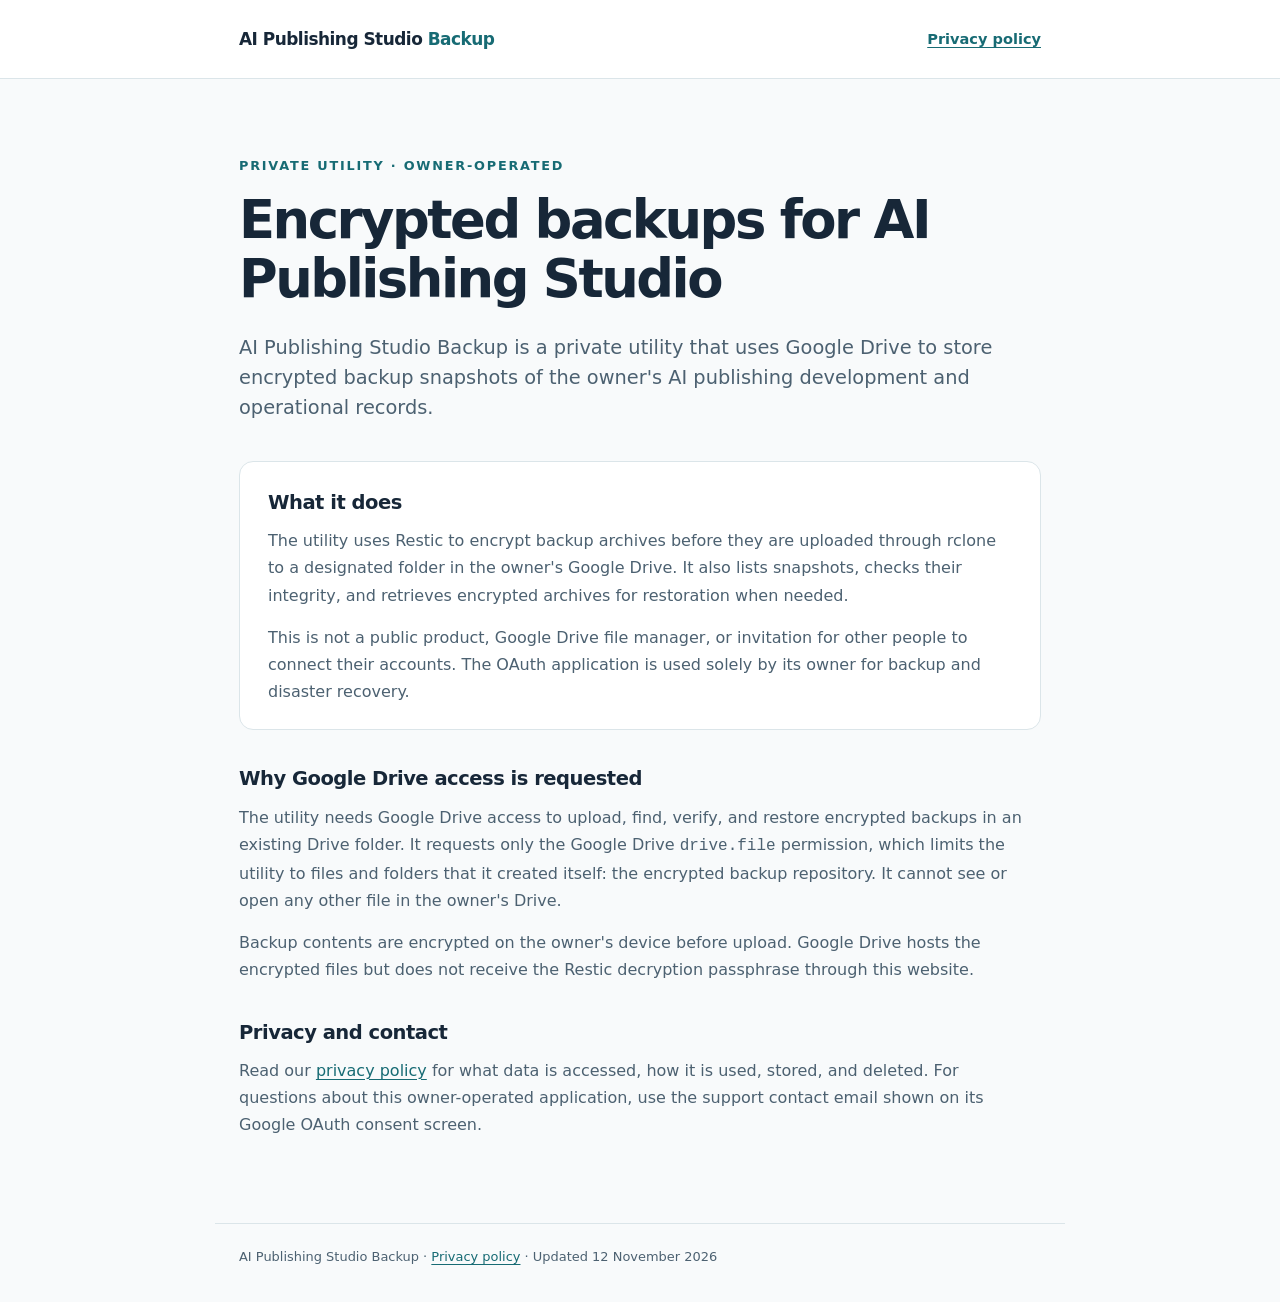
<file: index.html>
<!doctype html>
<html lang="en">
<head>
  <meta charset="utf-8">
  <meta name="viewport" content="width=device-width, initial-scale=1">
  <meta name="description" content="AI Publishing Studio Backup is a private, owner-operated utility that stores encrypted backups in the owner's Google Drive.">
  <title>AI Publishing Studio Backup</title>
  <link rel="stylesheet" href="style.css">
</head>
<body>
  <header class="site-header">
    <div class="wrap header-row"><a class="brand" href="/">AI Publishing Studio <span>Backup</span></a><nav aria-label="Primary"><a href="/privacy.html">Privacy policy</a></nav></div>
  </header>
  <main id="main" class="wrap">
    <div class="eyebrow">Private utility · Owner-operated</div>
    <h1>Encrypted backups for AI Publishing Studio</h1>
    <p class="lead">AI Publishing Studio Backup is a private utility that uses Google Drive to store encrypted backup snapshots of the owner's AI publishing development and operational records.</p>
    <div class="panel">
      <h2>What it does</h2>
      <p>The utility uses Restic to encrypt backup archives before they are uploaded through rclone to a designated folder in the owner's Google Drive. It also lists snapshots, checks their integrity, and retrieves encrypted archives for restoration when needed.</p>
      <p>This is not a public product, Google Drive file manager, or invitation for other people to connect their accounts. The OAuth application is used solely by its owner for backup and disaster recovery.</p>
    </div>
    <h2>Why Google Drive access is requested</h2>
    <p>The utility needs Google Drive access to upload, find, verify, and restore encrypted backups in an existing Drive folder. It requests only the Google Drive <code>drive.file</code> permission, which limits the utility to files and folders that it created itself: the encrypted backup repository. It cannot see or open any other file in the owner's Drive.</p>
    <p>Backup contents are encrypted on the owner's device before upload. Google Drive hosts the encrypted files but does not receive the Restic decryption passphrase through this website.</p>
    <h2>Privacy and contact</h2>
    <p>Read our <a href="/privacy.html">privacy policy</a> for what data is accessed, how it is used, stored, and deleted. For questions about this owner-operated application, use the support contact email shown on its Google OAuth consent screen.</p>
  </main>
  <footer class="wrap">AI Publishing Studio Backup · <a href="/privacy.html">Privacy policy</a> · Updated 12 November 2026</footer>
</body>
</html>
</file>
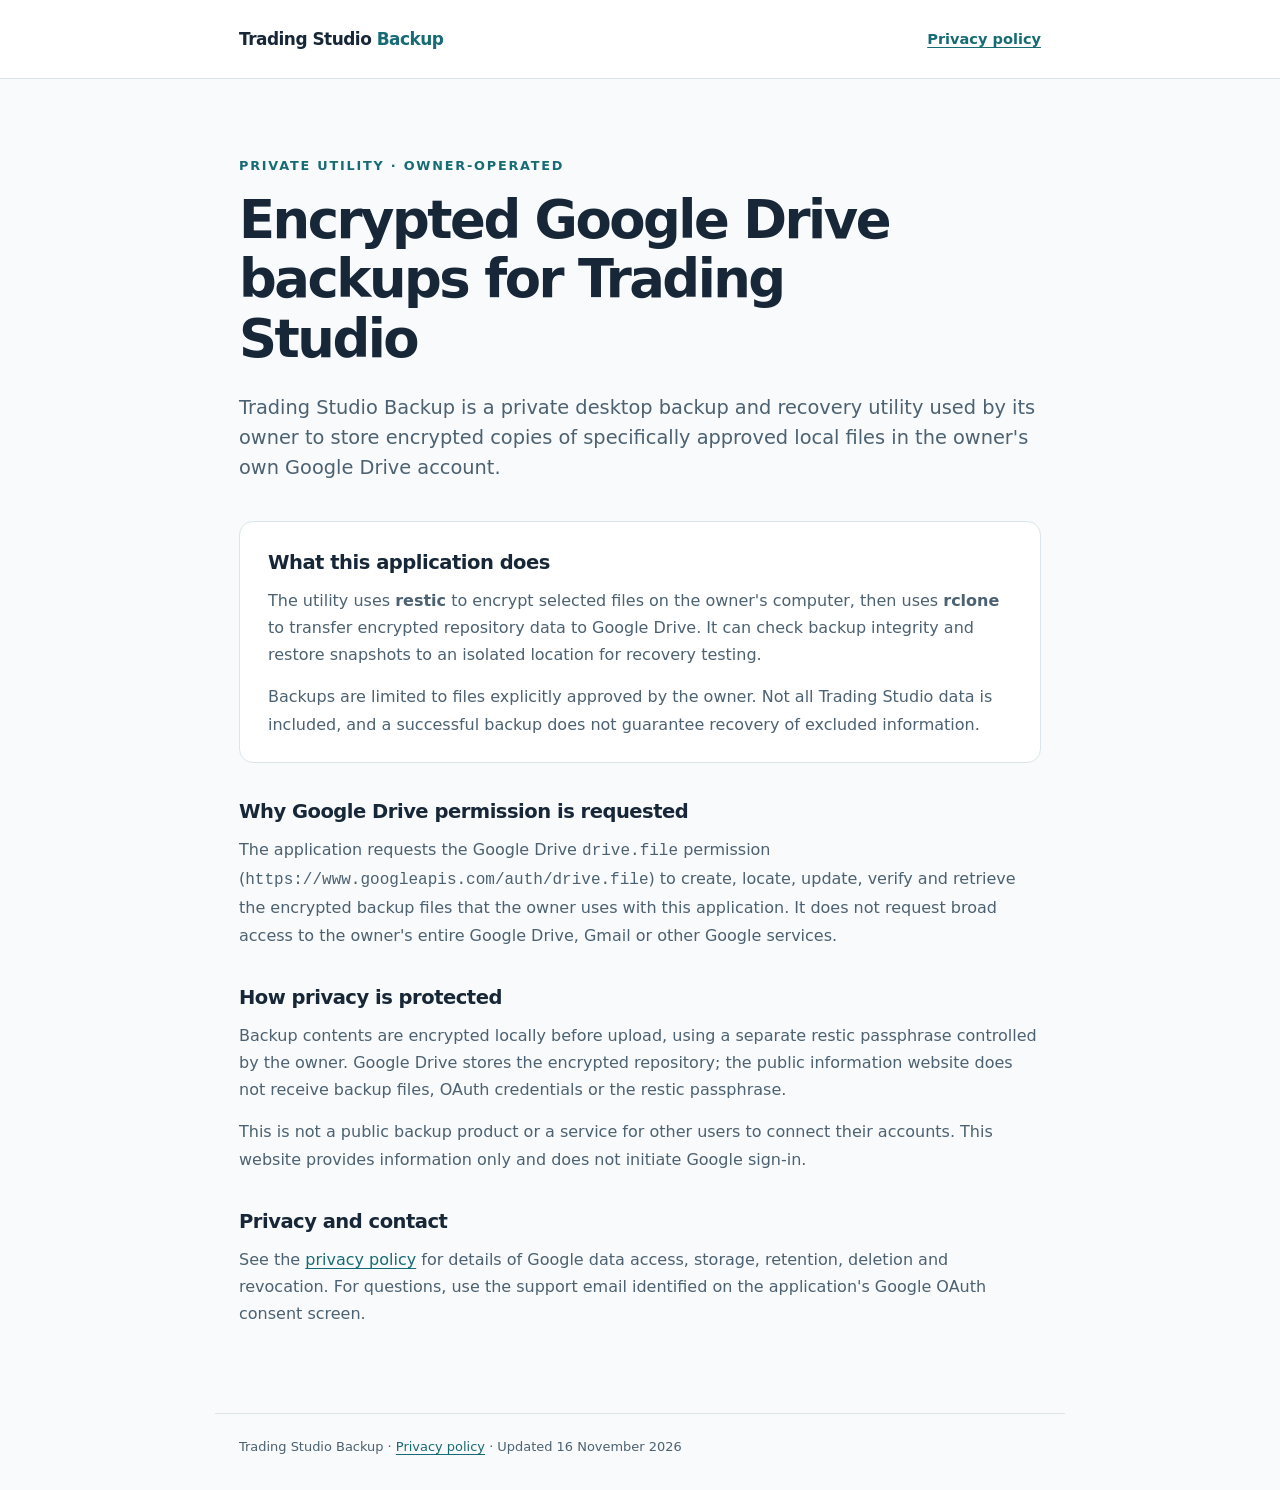
<file: trading-studio-backup/index.html>
<!doctype html>
<html lang="en">
<head>
  <meta charset="utf-8">
  <meta name="viewport" content="width=device-width, initial-scale=1">
  <meta name="description" content="Trading Studio Backup is a private, owner-operated utility for encrypted backups to the owner's Google Drive.">
  <title>Trading Studio Backup</title>
  <link rel="stylesheet" href="/style.css">
</head>
<body>
  <header class="site-header">
    <div class="wrap header-row">
      <a class="brand" href="./">Trading Studio <span>Backup</span></a>
      <nav aria-label="Primary"><a href="./privacy.html">Privacy policy</a></nav>
    </div>
  </header>
  <main id="main" class="wrap">
    <div class="eyebrow">Private utility · Owner-operated</div>
    <h1>Encrypted Google Drive backups for Trading Studio</h1>
    <p class="lead">Trading Studio Backup is a private desktop backup and recovery utility used by its owner to store encrypted copies of specifically approved local files in the owner's own Google Drive account.</p>
    <div class="panel">
      <h2>What this application does</h2>
      <p>The utility uses <strong>restic</strong> to encrypt selected files on the owner's computer, then uses <strong>rclone</strong> to transfer encrypted repository data to Google Drive. It can check backup integrity and restore snapshots to an isolated location for recovery testing.</p>
      <p>Backups are limited to files explicitly approved by the owner. Not all Trading Studio data is included, and a successful backup does not guarantee recovery of excluded information.</p>
    </div>
    <h2>Why Google Drive permission is requested</h2>
    <p>The application requests the Google Drive <code>drive.file</code> permission (<code>https://www.googleapis.com/auth/drive.file</code>) to create, locate, update, verify and retrieve the encrypted backup files that the owner uses with this application. It does not request broad access to the owner's entire Google Drive, Gmail or other Google services.</p>
    <h2>How privacy is protected</h2>
    <p>Backup contents are encrypted locally before upload, using a separate restic passphrase controlled by the owner. Google Drive stores the encrypted repository; the public information website does not receive backup files, OAuth credentials or the restic passphrase.</p>
    <p>This is not a public backup product or a service for other users to connect their accounts. This website provides information only and does not initiate Google sign-in.</p>
    <h2>Privacy and contact</h2>
    <p>See the <a href="./privacy.html">privacy policy</a> for details of Google data access, storage, retention, deletion and revocation. For questions, use the support email identified on the application's Google OAuth consent screen.</p>
  </main>
  <footer class="wrap">Trading Studio Backup · <a href="./privacy.html">Privacy policy</a> · Updated 16 November 2026</footer>
</body>
</html>
</file>
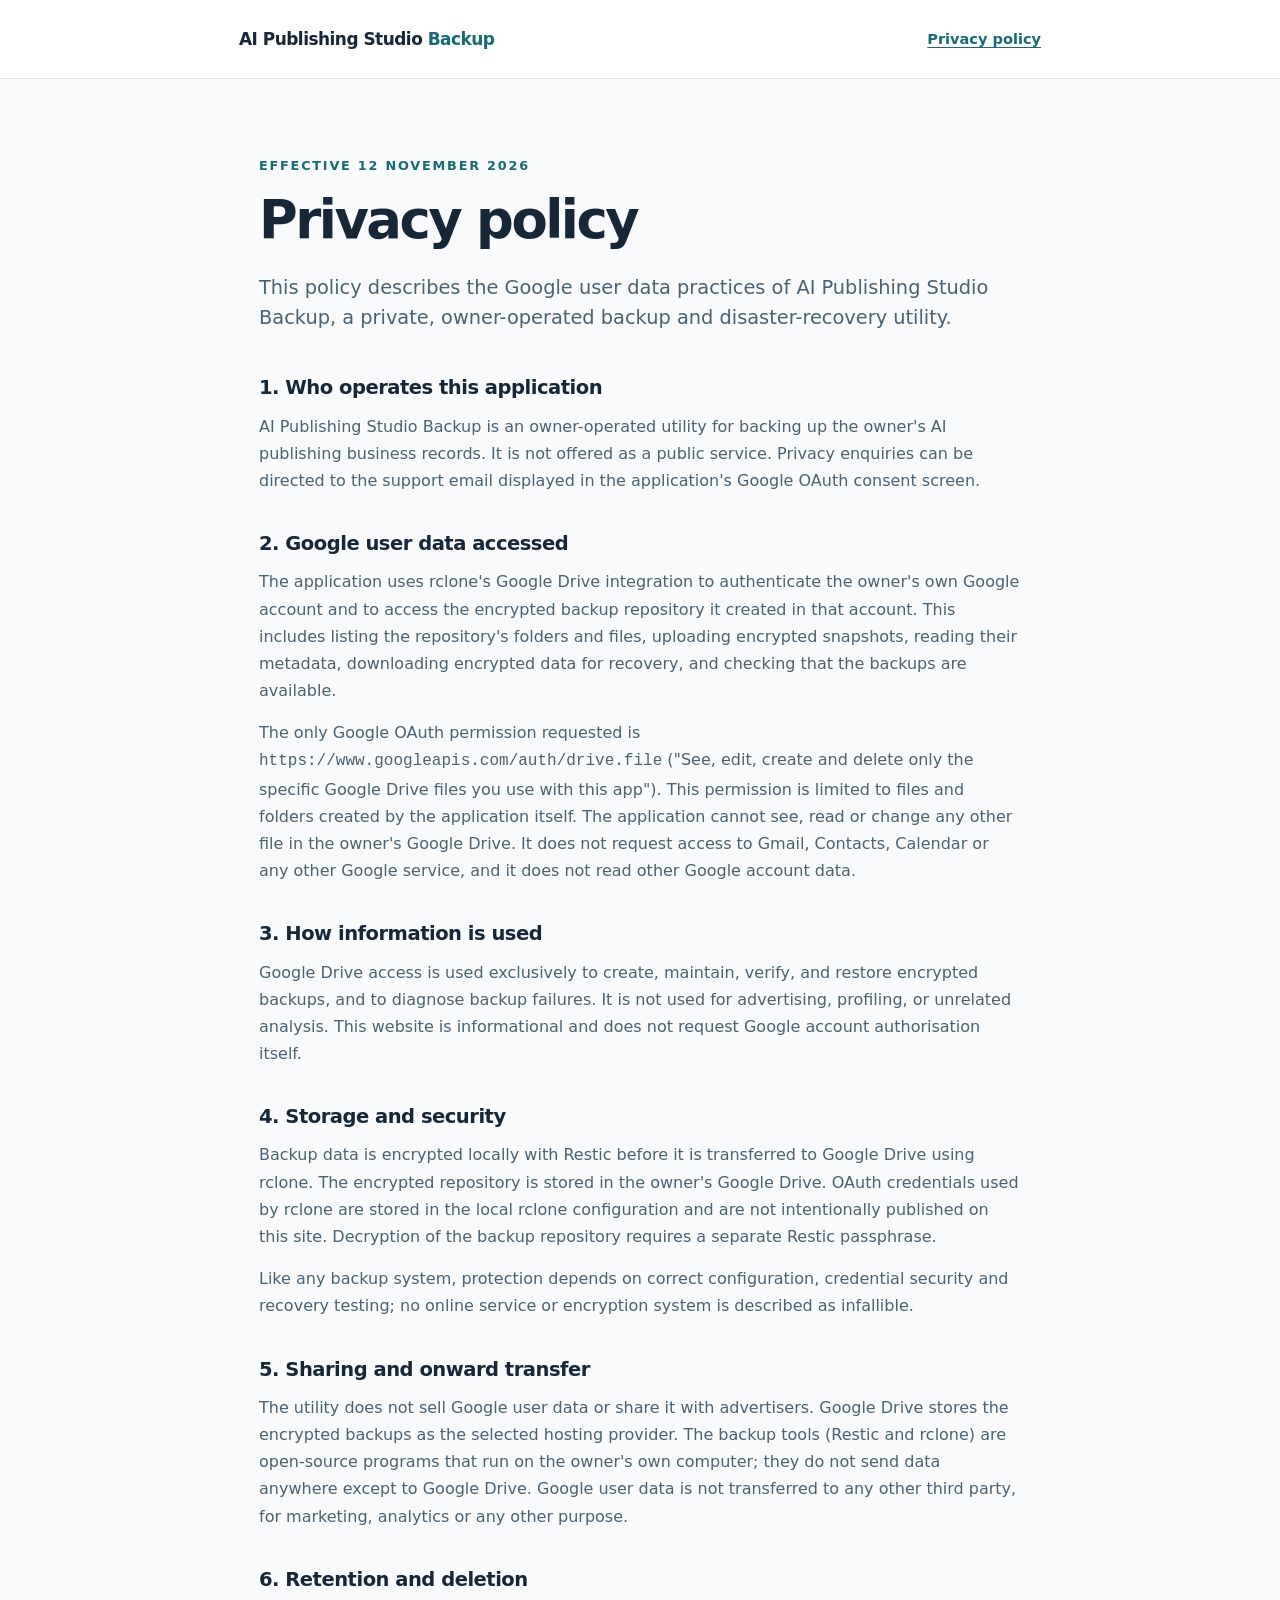
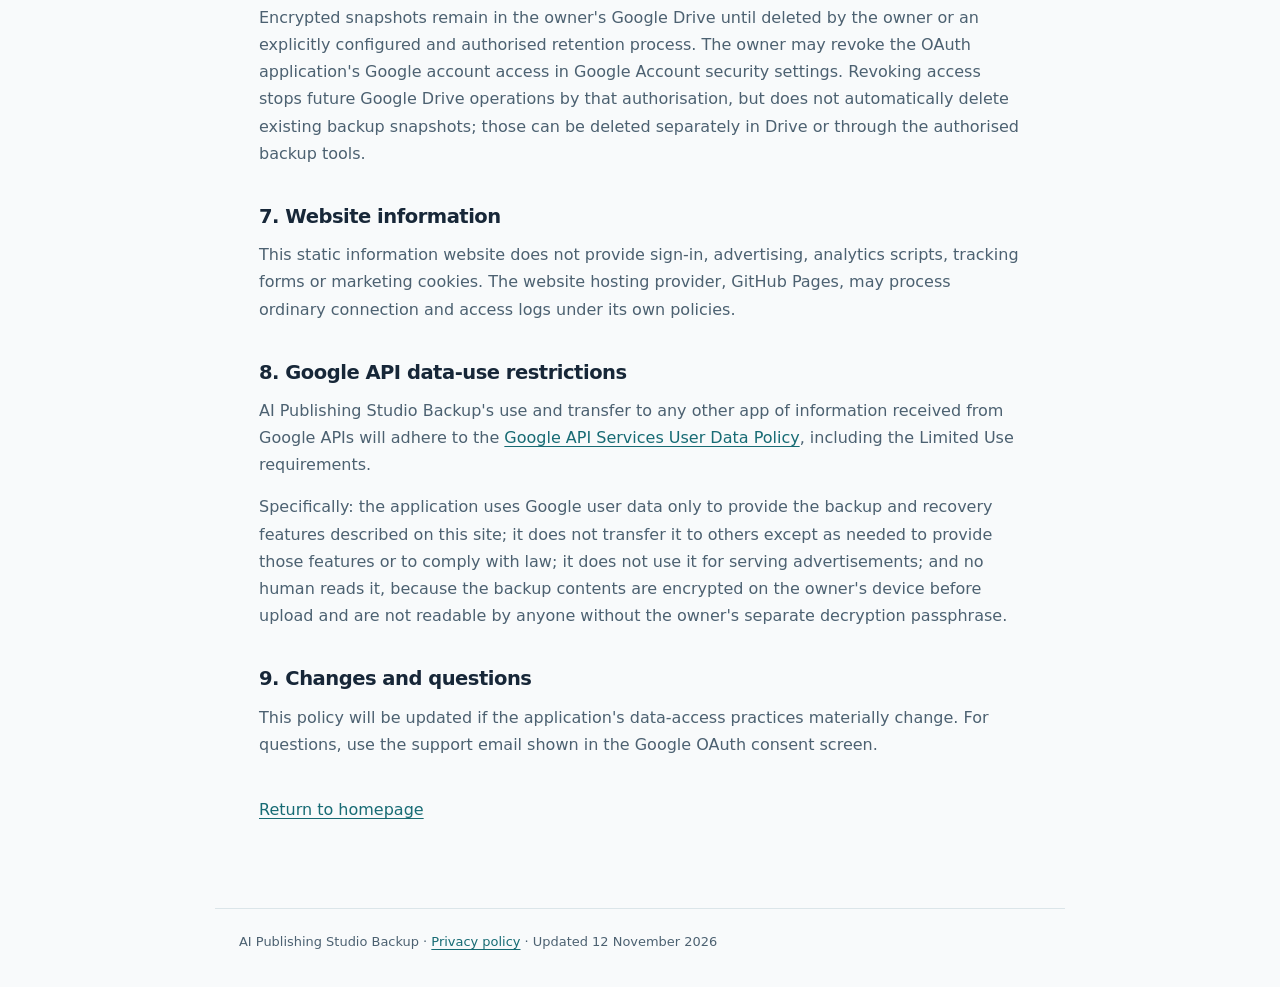
<file: privacy.html>
<!doctype html>
<html lang="en">
<head>
  <meta charset="utf-8">
  <meta name="viewport" content="width=device-width, initial-scale=1">
  <meta name="description" content="Privacy policy for AI Publishing Studio Backup's Google Drive backup integration.">
  <title>Privacy Policy | AI Publishing Studio Backup</title>
  <link rel="stylesheet" href="style.css">
</head>
<body>
  <header class="site-header">
    <div class="wrap header-row"><a class="brand" href="/">AI Publishing Studio <span>Backup</span></a><nav aria-label="Primary"><a href="/privacy.html" aria-current="page">Privacy policy</a></nav></div>
  </header>
  <main class="wrap legal" id="main">
    <div class="eyebrow">Effective 12 November 2026</div>
    <h1>Privacy policy</h1>
    <p class="lead">This policy describes the Google user data practices of AI Publishing Studio Backup, a private, owner-operated backup and disaster-recovery utility.</p>
    <h2>1. Who operates this application</h2>
    <p>AI Publishing Studio Backup is an owner-operated utility for backing up the owner's AI publishing business records. It is not offered as a public service. Privacy enquiries can be directed to the support email displayed in the application's Google OAuth consent screen.</p>
    <h2>2. Google user data accessed</h2>
    <p>The application uses rclone's Google Drive integration to authenticate the owner's own Google account and to access the encrypted backup repository it created in that account. This includes listing the repository's folders and files, uploading encrypted snapshots, reading their metadata, downloading encrypted data for recovery, and checking that the backups are available.</p>
    <p>The only Google OAuth permission requested is <code>https://www.googleapis.com/auth/drive.file</code> ("See, edit, create and delete only the specific Google Drive files you use with this app"). This permission is limited to files and folders created by the application itself. The application cannot see, read or change any other file in the owner's Google Drive. It does not request access to Gmail, Contacts, Calendar or any other Google service, and it does not read other Google account data.</p>
    <h2>3. How information is used</h2>
    <p>Google Drive access is used exclusively to create, maintain, verify, and restore encrypted backups, and to diagnose backup failures. It is not used for advertising, profiling, or unrelated analysis. This website is informational and does not request Google account authorisation itself.</p>
    <h2>4. Storage and security</h2>
    <p>Backup data is encrypted locally with Restic before it is transferred to Google Drive using rclone. The encrypted repository is stored in the owner's Google Drive. OAuth credentials used by rclone are stored in the local rclone configuration and are not intentionally published on this site. Decryption of the backup repository requires a separate Restic passphrase.</p>
    <p>Like any backup system, protection depends on correct configuration, credential security and recovery testing; no online service or encryption system is described as infallible.</p>
    <h2>5. Sharing and onward transfer</h2>
    <p>The utility does not sell Google user data or share it with advertisers. Google Drive stores the encrypted backups as the selected hosting provider. The backup tools (Restic and rclone) are open-source programs that run on the owner's own computer; they do not send data anywhere except to Google Drive. Google user data is not transferred to any other third party, for marketing, analytics or any other purpose.</p>
    <h2>6. Retention and deletion</h2>
    <p>Encrypted snapshots remain in the owner's Google Drive until deleted by the owner or an explicitly configured and authorised retention process. The owner may revoke the OAuth application's Google account access in Google Account security settings. Revoking access stops future Google Drive operations by that authorisation, but does not automatically delete existing backup snapshots; those can be deleted separately in Drive or through the authorised backup tools.</p>
    <h2>7. Website information</h2>
    <p>This static information website does not provide sign-in, advertising, analytics scripts, tracking forms or marketing cookies. The website hosting provider, GitHub Pages, may process ordinary connection and access logs under its own policies.</p>
    <h2>8. Google API data-use restrictions</h2>
    <p>AI Publishing Studio Backup's use and transfer to any other app of information received from Google APIs will adhere to the <a href="https://developers.google.com/terms/api-services-user-data-policy">Google API Services User Data Policy</a>, including the Limited Use requirements.</p>
    <p>Specifically: the application uses Google user data only to provide the backup and recovery features described on this site; it does not transfer it to others except as needed to provide those features or to comply with law; it does not use it for serving advertisements; and no human reads it, because the backup contents are encrypted on the owner's device before upload and are not readable by anyone without the owner's separate decryption passphrase.</p>
    <h2>9. Changes and questions</h2>
    <p>This policy will be updated if the application's data-access practices materially change. For questions, use the support email shown in the Google OAuth consent screen.</p>
    <p class="back"><a href="/">Return to homepage</a></p>
  </main>
  <footer class="wrap">AI Publishing Studio Backup · <a href="/privacy.html">Privacy policy</a> · Updated 12 November 2026</footer>
</body>
</html>
</file>
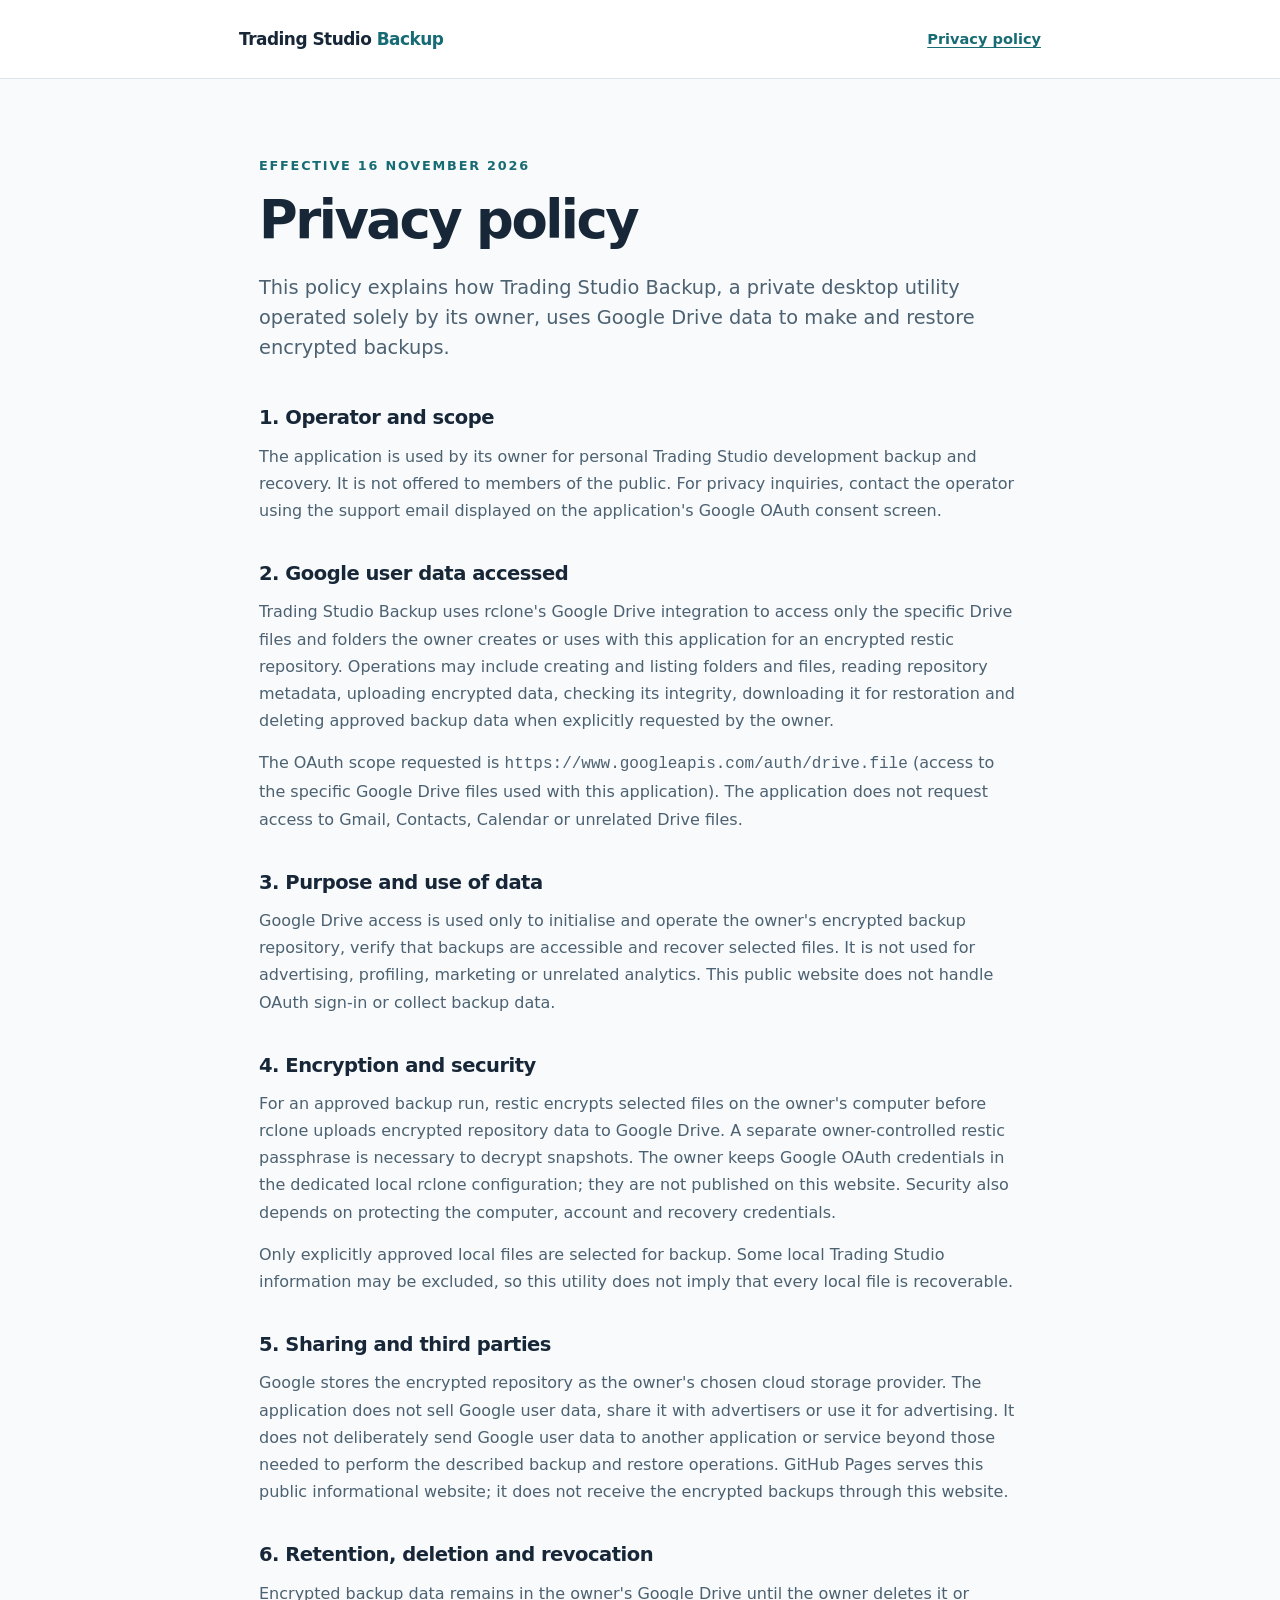
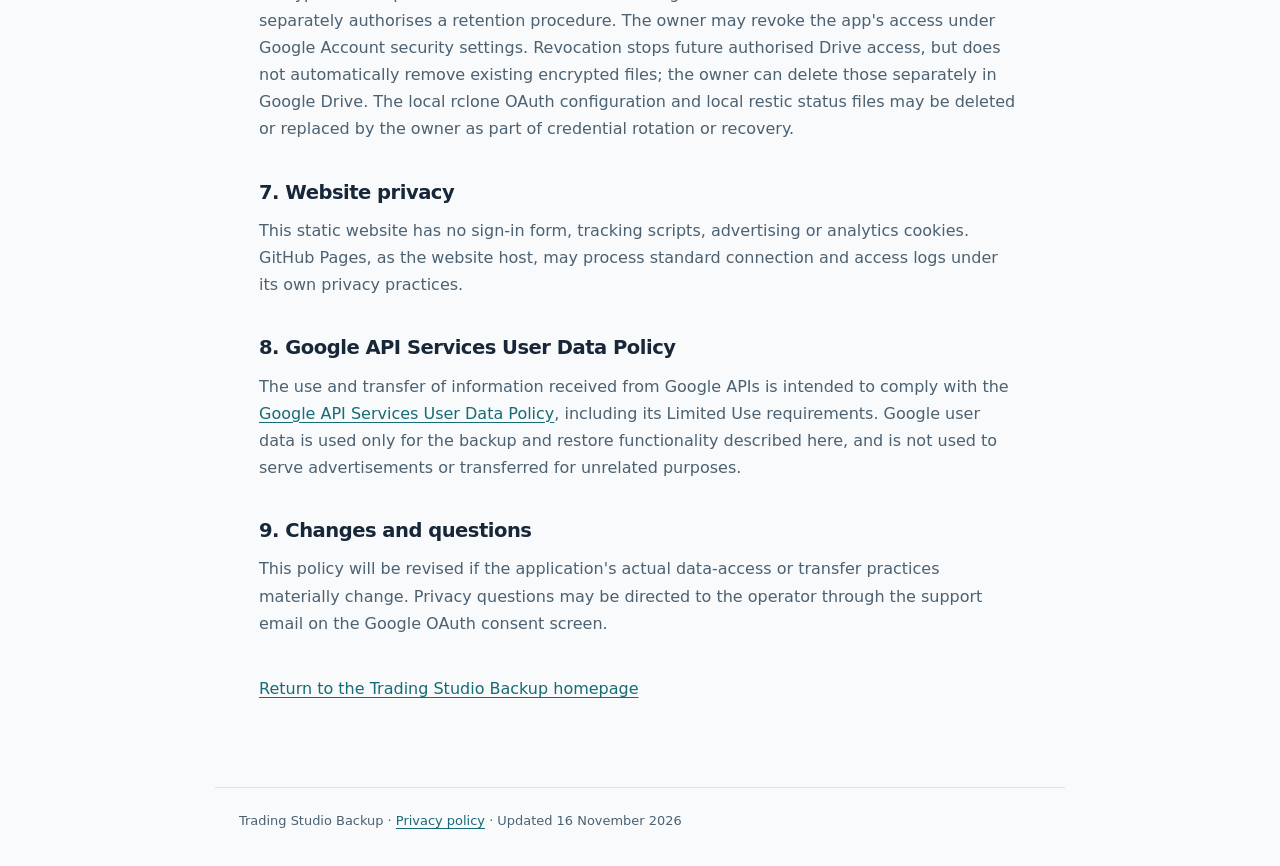
<file: trading-studio-backup/privacy.html>
<!doctype html>
<html lang="en">
<head>
  <meta charset="utf-8">
  <meta name="viewport" content="width=device-width, initial-scale=1">
  <meta name="description" content="Privacy policy for Trading Studio Backup's owner-operated Google Drive backup integration.">
  <title>Privacy Policy | Trading Studio Backup</title>
  <link rel="stylesheet" href="/style.css">
</head>
<body>
  <header class="site-header">
    <div class="wrap header-row">
      <a class="brand" href="./">Trading Studio <span>Backup</span></a>
      <nav aria-label="Primary"><a href="./privacy.html" aria-current="page">Privacy policy</a></nav>
    </div>
  </header>
  <main class="wrap legal" id="main">
    <div class="eyebrow">Effective 16 November 2026</div>
    <h1>Privacy policy</h1>
    <p class="lead">This policy explains how Trading Studio Backup, a private desktop utility operated solely by its owner, uses Google Drive data to make and restore encrypted backups.</p>

    <h2>1. Operator and scope</h2>
    <p>The application is used by its owner for personal Trading Studio development backup and recovery. It is not offered to members of the public. For privacy inquiries, contact the operator using the support email displayed on the application's Google OAuth consent screen.</p>

    <h2>2. Google user data accessed</h2>
    <p>Trading Studio Backup uses rclone's Google Drive integration to access only the specific Drive files and folders the owner creates or uses with this application for an encrypted restic repository. Operations may include creating and listing folders and files, reading repository metadata, uploading encrypted data, checking its integrity, downloading it for restoration and deleting approved backup data when explicitly requested by the owner.</p>
    <p>The OAuth scope requested is <code>https://www.googleapis.com/auth/drive.file</code> (access to the specific Google Drive files used with this application). The application does not request access to Gmail, Contacts, Calendar or unrelated Drive files.</p>

    <h2>3. Purpose and use of data</h2>
    <p>Google Drive access is used only to initialise and operate the owner's encrypted backup repository, verify that backups are accessible and recover selected files. It is not used for advertising, profiling, marketing or unrelated analytics. This public website does not handle OAuth sign-in or collect backup data.</p>

    <h2>4. Encryption and security</h2>
    <p>For an approved backup run, restic encrypts selected files on the owner's computer before rclone uploads encrypted repository data to Google Drive. A separate owner-controlled restic passphrase is necessary to decrypt snapshots. The owner keeps Google OAuth credentials in the dedicated local rclone configuration; they are not published on this website. Security also depends on protecting the computer, account and recovery credentials.</p>
    <p>Only explicitly approved local files are selected for backup. Some local Trading Studio information may be excluded, so this utility does not imply that every local file is recoverable.</p>

    <h2>5. Sharing and third parties</h2>
    <p>Google stores the encrypted repository as the owner's chosen cloud storage provider. The application does not sell Google user data, share it with advertisers or use it for advertising. It does not deliberately send Google user data to another application or service beyond those needed to perform the described backup and restore operations. GitHub Pages serves this public informational website; it does not receive the encrypted backups through this website.</p>

    <h2>6. Retention, deletion and revocation</h2>
    <p>Encrypted backup data remains in the owner's Google Drive until the owner deletes it or separately authorises a retention procedure. The owner may revoke the app's access under Google Account security settings. Revocation stops future authorised Drive access, but does not automatically remove existing encrypted files; the owner can delete those separately in Google Drive. The local rclone OAuth configuration and local restic status files may be deleted or replaced by the owner as part of credential rotation or recovery.</p>

    <h2>7. Website privacy</h2>
    <p>This static website has no sign-in form, tracking scripts, advertising or analytics cookies. GitHub Pages, as the website host, may process standard connection and access logs under its own privacy practices.</p>

    <h2>8. Google API Services User Data Policy</h2>
    <p>The use and transfer of information received from Google APIs is intended to comply with the <a href="https://developers.google.com/terms/api-services-user-data-policy" rel="noopener noreferrer">Google API Services User Data Policy</a>, including its Limited Use requirements. Google user data is used only for the backup and restore functionality described here, and is not used to serve advertisements or transferred for unrelated purposes.</p>

    <h2>9. Changes and questions</h2>
    <p>This policy will be revised if the application's actual data-access or transfer practices materially change. Privacy questions may be directed to the operator through the support email on the Google OAuth consent screen.</p>
    <p class="back"><a href="./">Return to the Trading Studio Backup homepage</a></p>
  </main>
  <footer class="wrap">Trading Studio Backup · <a href="./privacy.html">Privacy policy</a> · Updated 16 November 2026</footer>
</body>
</html>
</file>
<file: style.css>
:root{color-scheme:light;--ink:#172738;--muted:#4c6171;--line:#dbe5e9;--accent:#176b74;--bg:#f8fafb;--white:#fff}
*{box-sizing:border-box}html{font:16px/1.7 system-ui,-apple-system,BlinkMacSystemFont,"Segoe UI",sans-serif}body{margin:0;background:var(--bg);color:var(--ink)}a{color:var(--accent);text-underline-offset:3px}a:hover{text-decoration-thickness:2px}.wrap{max-width:850px;margin:auto;padding-left:24px;padding-right:24px}.site-header{background:var(--white);border-bottom:1px solid var(--line)}.header-row{min-height:78px;display:flex;align-items:center;justify-content:space-between;gap:16px}.brand{color:var(--ink);font-size:1.06rem;font-weight:740;letter-spacing:-.03em;text-decoration:none}.brand span{color:var(--accent)}nav a{font-size:.91rem;font-weight:600}main.wrap{padding-top:76px;padding-bottom:70px}.eyebrow{color:var(--accent);font-size:.8rem;font-weight:750;text-transform:uppercase;letter-spacing:.14em}h1{font-size:clamp(2rem,6vw,3.3rem);line-height:1.13;letter-spacing:-.047em;margin:13px 0 24px;max-width:730px}h2{font-size:1.22rem;letter-spacing:-.025em;margin:32px 0 8px}p{color:var(--muted);margin:0 0 15px}.lead{font-size:1.21rem;line-height:1.55;margin-bottom:38px}.panel{background:var(--white);border:1px solid var(--line);padding:24px 28px;border-radius:14px}.panel h2{margin-top:0}.panel p:last-child{margin-bottom:0}.legal{max-width:810px}.legal h2{margin-top:33px}.back{margin-top:38px}footer.wrap{border-top:1px solid var(--line);padding-top:22px;padding-bottom:36px;color:var(--muted);font-size:.81rem}@media(max-width:550px){.header-row{align-items:flex-start;flex-direction:column;justify-content:center;padding-top:14px;padding-bottom:14px;gap:2px}main.wrap{padding-top:45px}.panel{padding:21px}}
</file>
